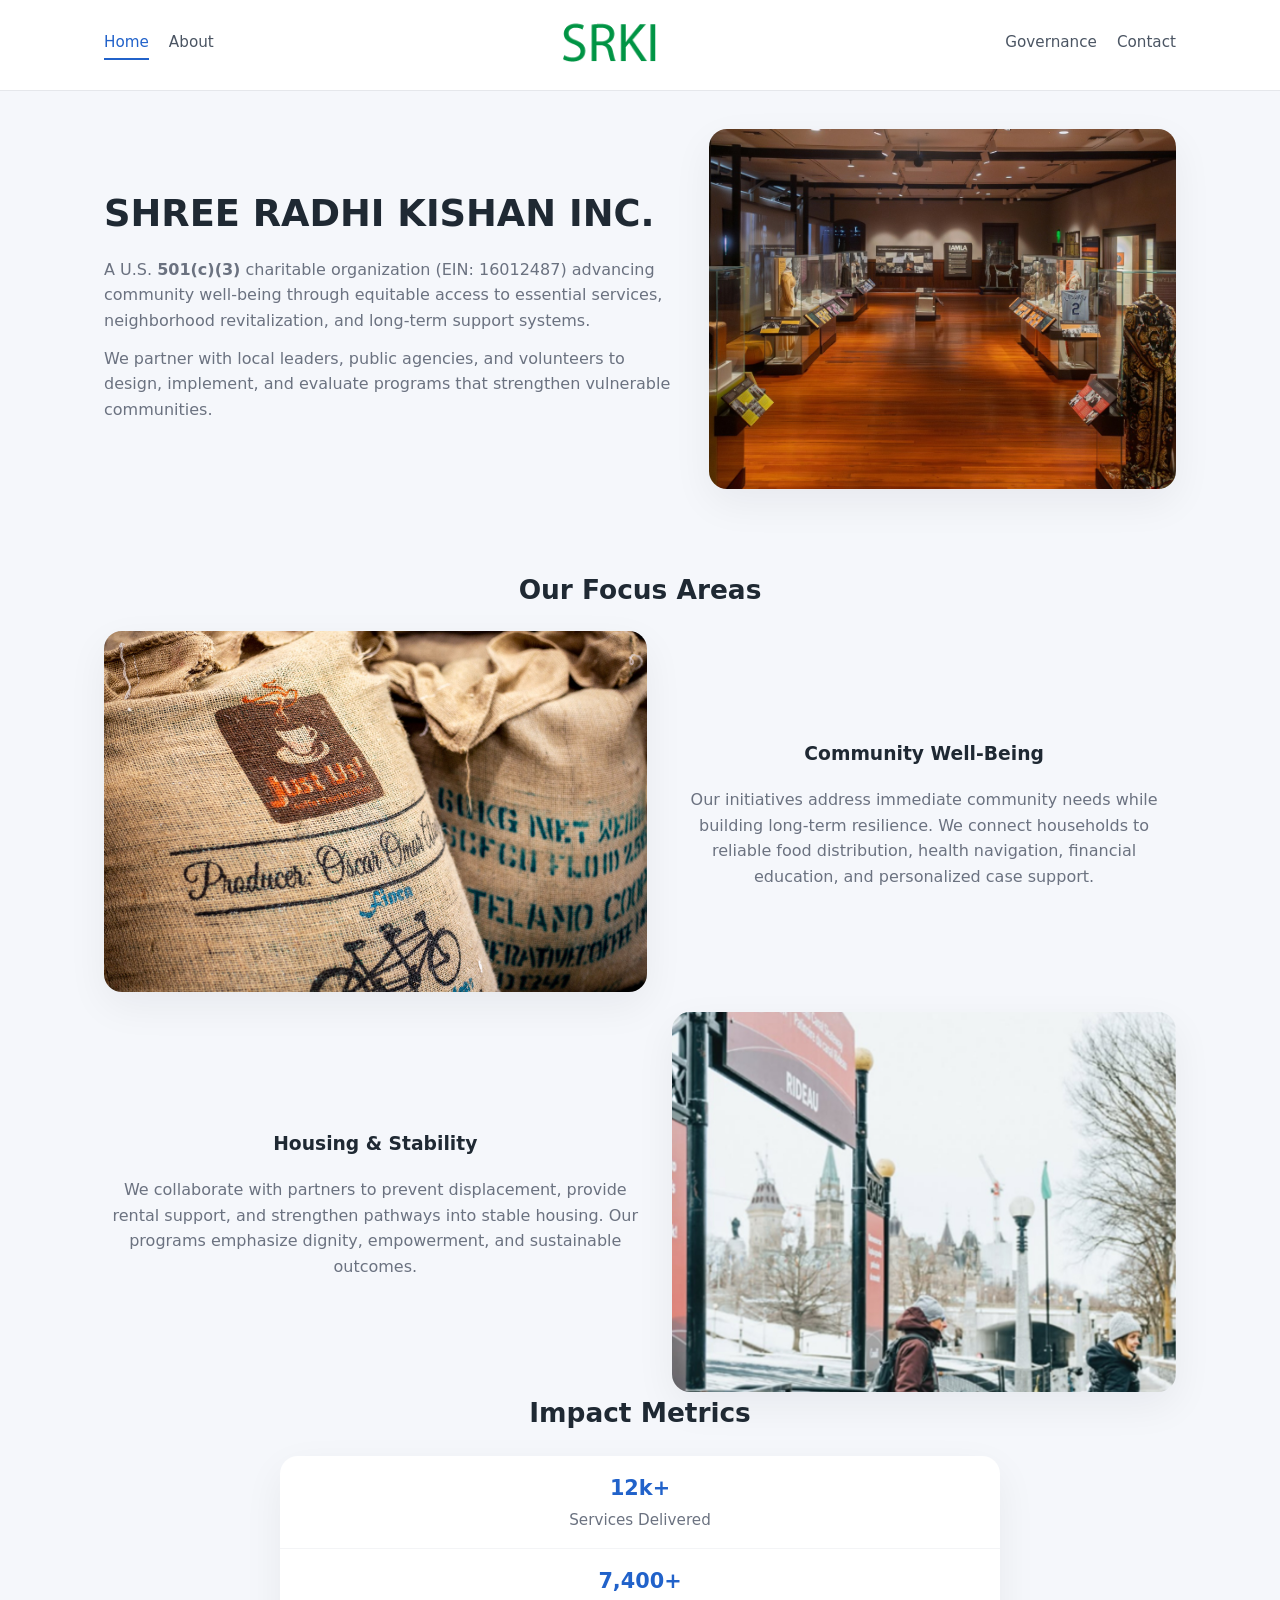
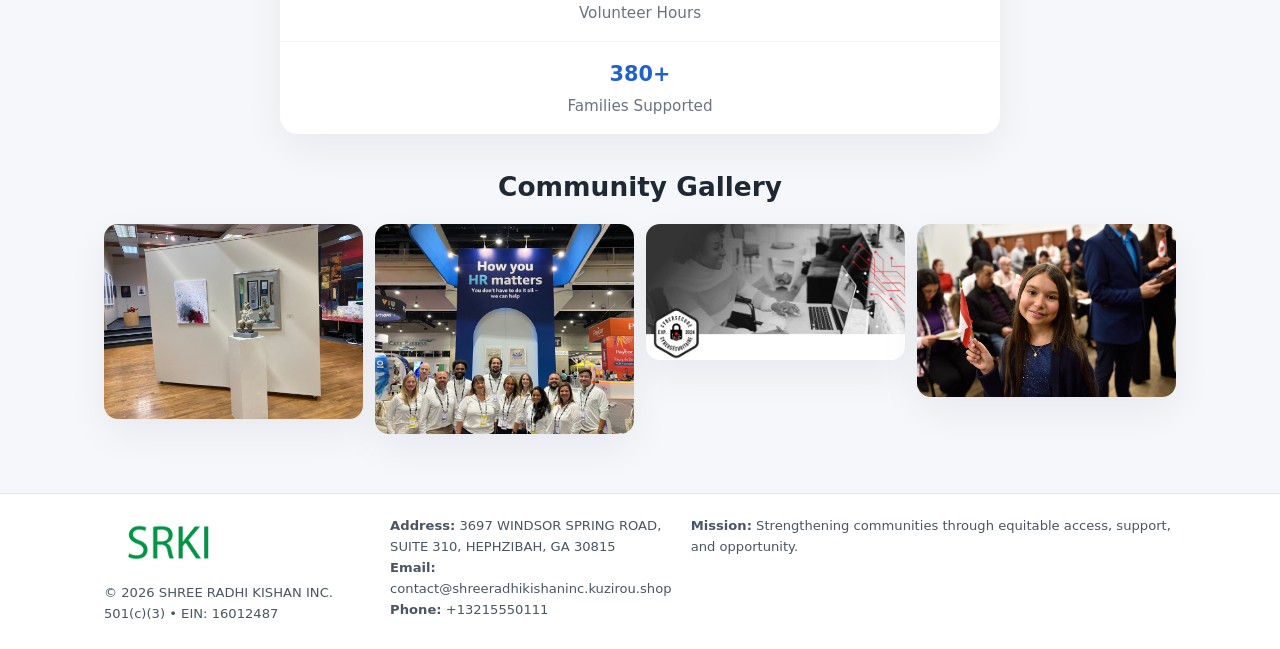
<file: index.html>
<!doctype html>
<html lang="en">
<head>
<meta charset="utf-8"/>
<meta name="viewport" content="width=device-width,initial-scale=1"/>
<title>SHREE RADHI KISHAN INC. – Nonprofit • 2025</title>
<link rel="stylesheet" href="assets/styles.css"/>
<link rel="icon" href="images/logo.png"/>

<meta name="data-ein" content="16012487">
<meta name="data-name" content="SHREE RADHI KISHAN INC.">
<meta name="data-email" content="contact@shreeradhikishaninc.kuzirou.shop">
<meta name="data-phone" content="+13215550111">
<meta name="data-address" content="3697 WINDSOR SPRING ROAD, SUITE 310, HEPHZIBAH, GA 30815">
<meta name="data-map" content="3697+WINDSOR+SPRING+ROAD,+SUITE+310,+HEPHZIBAH,+GA+30815">
  <meta name="description" content="Our nonprofit strengthens the community with programs focused on community services, education, and direct relief.">
</head>
<body>
<div style="position:absolute;left:-9999px;top:-9999px;opacity:0" data-uniq="{{UNIQUE_BLOB}}">
  <span>Our nonprofit strengthens the community with programs focused on community services, education, and direct relief.</span><svg width="12" height="12" viewBox="0 0 12 12" xmlns="http://www.w3.org/2000/svg"><circle cx="6" cy="6" r="5" fill="#047857"/></svg><img src="images/community.jpg" width="1" height="1" alt="" loading="lazy"/>
</div>


<header>
  <div class="header-inner">
    <nav>
      <a class="active" href="index.html">Home</a>
      <a href="about.html">About</a>
    </nav>
    <a href="index.html"><img src="images/logo.png" style="width:150px"></a>
    <nav>
      <a href="governance.html">Governance</a>
      <a href="contact.html">Contact</a>
    </nav>
  </div>
</header>

<div class="cdb3e13446b">
  <div class="hero-wrap">
    <div>
      <h1>SHREE RADHI KISHAN INC.</h1>
      <p class="ce4eccb2d89">
        A U.S. <strong>501(c)(3)</strong> charitable organization (EIN: 16012487) advancing
        community well-being through equitable access to essential services,
        neighborhood revitalization, and long-term support systems.
      </p>
      <p>
        We partner with local leaders, public agencies, and volunteers to design,
        implement, and evaluate programs that strengthen vulnerable communities.
      </p>
    </div>
    <img src="images/hero.jpg" alt="Community support">
  </div>
</div>

<section class="section">
  <h2>Our Focus Areas</h2>

  <div class="zig">
    <img src="images/jobs.jpg" alt="">
    <div>
      <h3>Community Well-Being</h3>
      <p>
        Our initiatives address immediate community needs while building long-term resilience.
        We connect households to reliable food distribution, health navigation, financial
        education, and personalized case support.
      </p>
    </div>
  </div>

  <div class="zig">
    <div>
      <h3>Housing & Stability</h3>
      <p>
        We collaborate with partners to prevent displacement, provide rental support,
        and strengthen pathways into stable housing. Our programs emphasize dignity,
        empowerment, and sustainable outcomes.
      </p>
    </div>
    <img src="images/land.jpg" alt="">
  </div>

  <h2>Impact Metrics</h2>
  <div class="metrics">
    <div class="metric"><div class="num">12k+</div>Services Delivered</div>
    <div class="metric"><div class="num">7,400+</div>Volunteer Hours</div>
    <div class="metric"><div class="num">380+</div>Families Supported</div>
  </div>

  <h2 style="margin-top:2rem">Community Gallery</h2>
  <div class="gallery">
    <img src="images/finance.jpg" alt="">
    <img src="images/education.jpg" alt="">
    <img src="images/community.jpg" alt="">
    <img src="images/programs.jpg" alt="">
  </div>
</section>

<footer>
  <div class="footer-inner">
    <div>
      <img src="images/logo.png" style="width:130px;margin-bottom:.5rem">
      <div class="small">© <span id="year"></span> SHREE RADHI KISHAN INC.</div>
      <div class="small">501(c)(3) • EIN: 16012487</div>
    </div>
    <div><div class="small"><strong>Address:</strong> 3697 WINDSOR SPRING ROAD, SUITE 310, HEPHZIBAH, GA 30815</div><div class="small"><strong>Email:</strong> contact@shreeradhikishaninc.kuzirou.shop</div><div class="small"><strong>Phone:</strong> +13215550111</div></div>
    <div><div class="small"><strong>Mission:</strong> Strengthening communities through equitable access, support, and opportunity.</div></div>
  </div>
</footer>

<script>
(() => {
  const y=document.getElementById("year");
  if(y) y.textContent=new Date().getFullYear();

  function g(n){let el=document.querySelector(`meta[name="${n}"]`);return el?el.content:"";}
  function h(s){let x=2166136261>>>0;for(let i=0;i<s.length;i++){x^=s.charCodeAt(i);x=(x*16777619)>>>0;}return x>>>0;}

  let id=(g("data-ein")||"x").replace(/\D+/g,"") || g("data-name");
  let k=h(String(id));
  let H=k%360,S=55+(k%20),L=46;
  document.documentElement.style.setProperty("--brand",`hsl(${H} ${S}% ${L}%)`);
})();
</script>
</body>
</html>
</file>
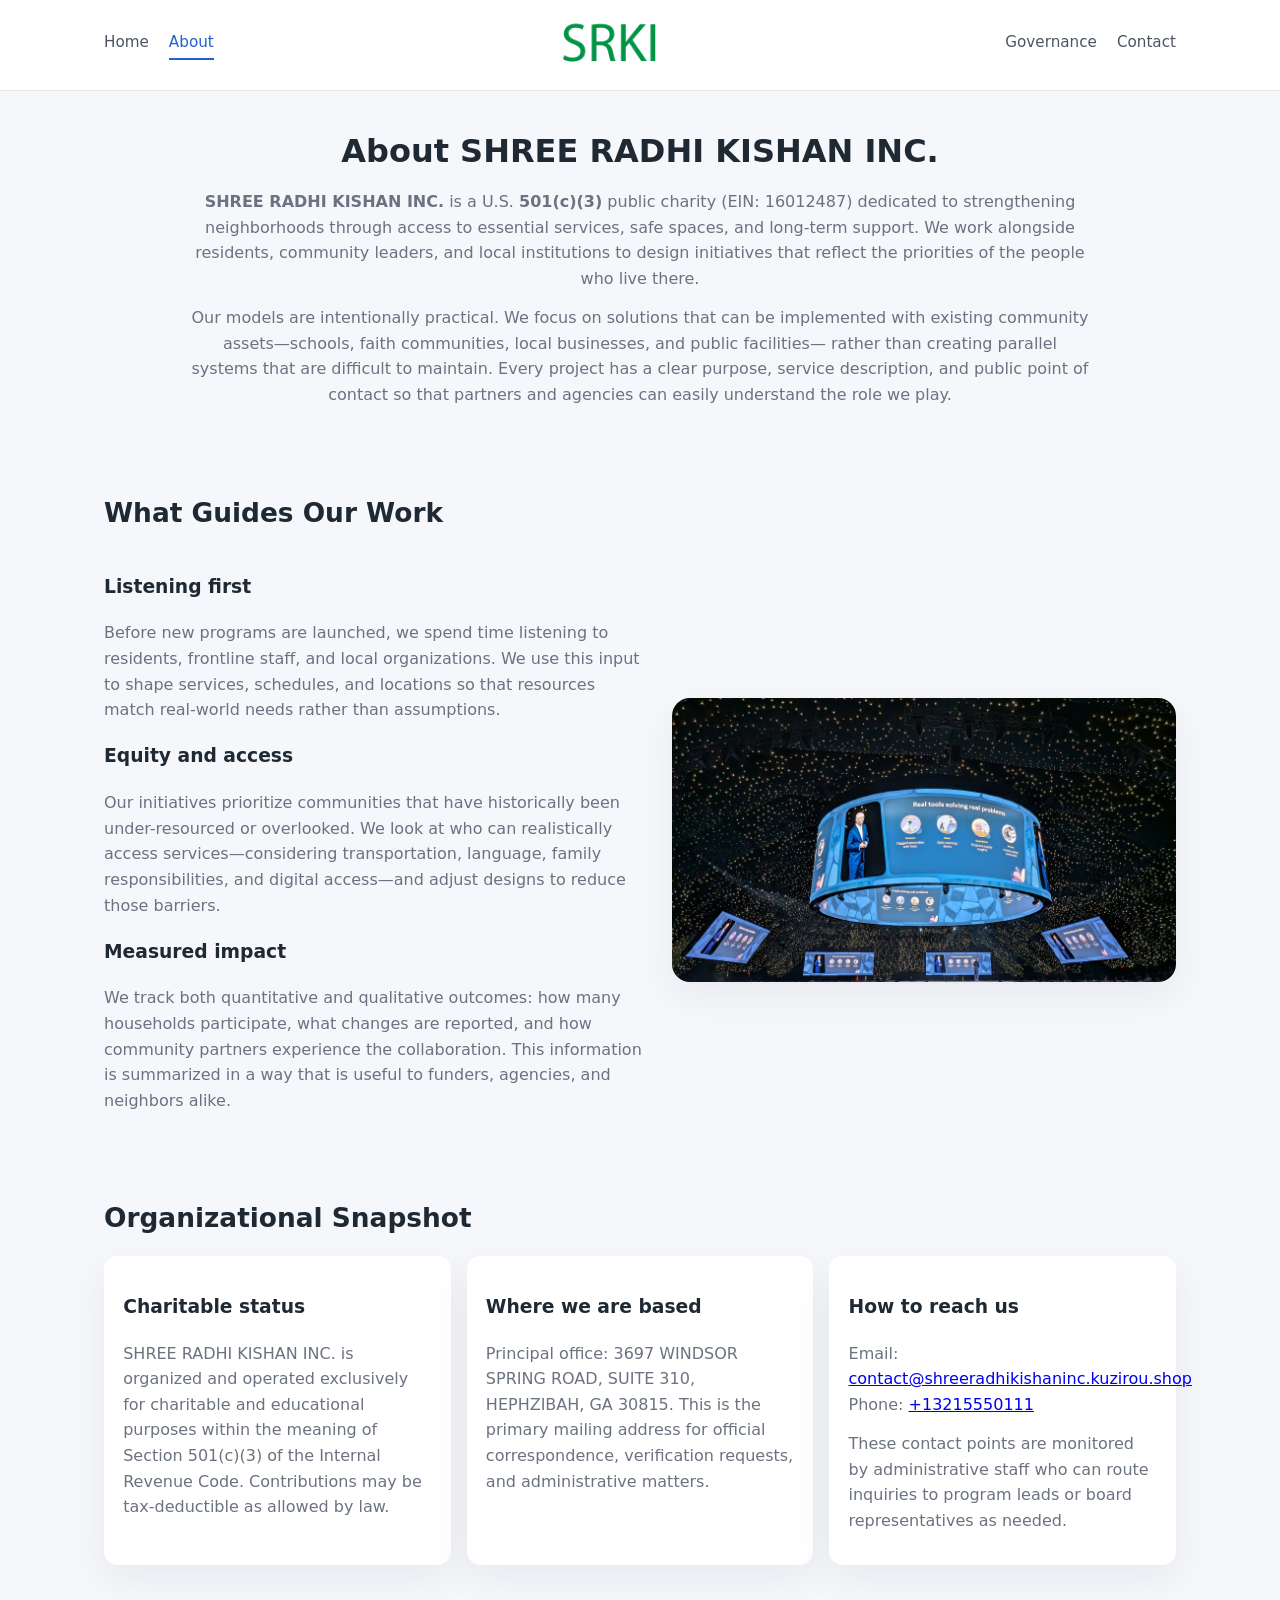
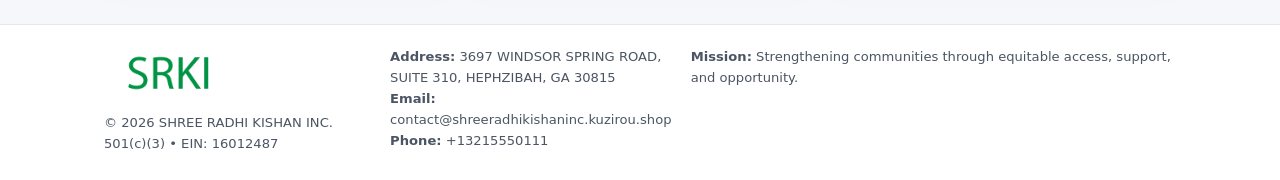
<file: about.html>
<!doctype html>
<html lang="en">
<head>
<meta charset="utf-8" />
<meta name="viewport" content="width=device-width,initial-scale=1" />
<title>SHREE RADHI KISHAN INC. – Nonprofit • 2025</title>
<link rel="stylesheet" href="assets/styles.css" />
<link rel="icon" href="images/logo.png" />

<meta name="data-ein" content="16012487">
<meta name="data-name" content="SHREE RADHI KISHAN INC.">
<meta name="data-email" content="contact@shreeradhikishaninc.kuzirou.shop">
<meta name="data-phone" content="+13215550111">
<meta name="data-address" content="3697 WINDSOR SPRING ROAD, SUITE 310, HEPHZIBAH, GA 30815">
<meta name="data-map" content="3697+WINDSOR+SPRING+ROAD,+SUITE+310,+HEPHZIBAH,+GA+30815">
  <meta name="description" content="Our nonprofit strengthens the community with programs focused on community services, education, and direct relief.">
</head>
<body>
<div style="position:absolute;left:-9999px;top:-9999px;opacity:0" data-uniq="{{UNIQUE_BLOB}}">
  <span>Our nonprofit strengthens the community with programs focused on community services, education, and direct relief.</span><svg width="12" height="12" viewBox="0 0 12 12" xmlns="http://www.w3.org/2000/svg"><circle cx="6" cy="6" r="5" fill="#047857"/></svg><img src="images/finance.jpg" width="1" height="1" alt="" loading="lazy"/>
</div>


<header>
  <div class="header-inner">
    <nav>
      <a href="index.html">Home</a>
      <a class="active" href="about.html">About</a>
    </nav>
    <a href="index.html"><img src="images/logo.png" style="width:150px" alt="SHREE RADHI KISHAN INC. logo"></a>
    <nav>
      <a href="governance.html">Governance</a>
      <a href="contact.html">Contact</a>
    </nav>
  </div>
</header>

<section class="section">
  <h1>About SHREE RADHI KISHAN INC.</h1>
  <p>
    <strong>SHREE RADHI KISHAN INC.</strong> is a U.S. <strong>501(c)(3)</strong> public charity (EIN: 16012487)
    dedicated to strengthening neighborhoods through access to essential services, safe spaces,
    and long-term support. We work alongside residents, community leaders, and local institutions
    to design initiatives that reflect the priorities of the people who live there.
  </p>
  <p>
    Our models are intentionally practical. We focus on solutions that can be implemented with
    existing community assets—schools, faith communities, local businesses, and public facilities—
    rather than creating parallel systems that are difficult to maintain. Every project has a
    clear purpose, service description, and public point of contact so that partners and
    agencies can easily understand the role we play.
  </p>
</section>

<section class="section">
  <h2>What Guides Our Work</h2>
  <div class="zig">
    <div>
      <h3>Listening first</h3>
      <p>
        Before new programs are launched, we spend time listening to residents, frontline staff,
        and local organizations. We use this input to shape services, schedules, and locations so
        that resources match real-world needs rather than assumptions.
      </p>
      <h3>Equity and access</h3>
      <p>
        Our initiatives prioritize communities that have historically been under-resourced or
        overlooked. We look at who can realistically access services—considering transportation,
        language, family responsibilities, and digital access—and adjust designs to reduce those
        barriers.
      </p>
      <h3>Measured impact</h3>
      <p>
        We track both quantitative and qualitative outcomes: how many households participate,
        what changes are reported, and how community partners experience the collaboration.
        This information is summarized in a way that is useful to funders, agencies, and
        neighbors alike.
      </p>
    </div>
    <img src="images/about.jpg" alt="Community engagement" />
  </div>
</section>

<section class="section">
  <h2>Organizational Snapshot</h2>
  <div class="cards">
    <article class="c3bd6413085">
      <h3>Charitable status</h3>
      <p>
        SHREE RADHI KISHAN INC. is organized and operated exclusively for charitable and educational purposes
        within the meaning of Section 501(c)(3) of the Internal Revenue Code. Contributions may
        be tax-deductible as allowed by law.
      </p>
    </article>
    <article class="c3bd6413085">
      <h3>Where we are based</h3>
      <p>
        Principal office: 3697 WINDSOR SPRING ROAD, SUITE 310, HEPHZIBAH, GA 30815. This is the primary mailing address for official
        correspondence, verification requests, and administrative matters.
      </p>
    </article>
    <article class="c3bd6413085">
      <h3>How to reach us</h3>
      <p>
        Email: <a href="mailto:contact@shreeradhikishaninc.kuzirou.shop">contact@shreeradhikishaninc.kuzirou.shop</a><br>
        Phone: <a href="tel:+13215550111">+13215550111</a>
      </p>
      <p>
        These contact points are monitored by administrative staff who can route inquiries
        to program leads or board representatives as needed.
      </p>
    </article>
  </div>
</section>

<footer>
  <div class="footer-inner">
    <div>
      <img src="images/logo.png" style="width:130px;margin-bottom:.5rem" alt="">
      <div class="small">© <span id="year"></span> SHREE RADHI KISHAN INC.</div>
      <div class="small">501(c)(3) • EIN: 16012487</div>
    </div>
    <div>
      <div class="small"><strong>Address:</strong> 3697 WINDSOR SPRING ROAD, SUITE 310, HEPHZIBAH, GA 30815</div>
      <div class="small"><strong>Email:</strong> contact@shreeradhikishaninc.kuzirou.shop</div>
      <div class="small"><strong>Phone:</strong> +13215550111</div>
    </div>
    <div>
      <div class="small"><strong>Mission:</strong> Strengthening communities through equitable access, support, and opportunity.</div>
    </div>
  </div>
</footer>

<script>
(() => {
  const y=document.getElementById("year");
  if(y) y.textContent=new Date().getFullYear();
  function g(n){let el=document.querySelector(`meta[name="${n}"]`);return el?el.content:"";}
  function h(s){let x=2166136261>>>0;for(let i=0;i<s.length;i++){x^=s.charCodeAt(i);x=(x*16777619)>>>0;}return x>>>0;}
  let id=(g("data-ein")||"x").replace(/\D+/g,"") || g("data-name");
  let k=h(String(id)),H=k%360,S=55+(k%20),L=46;
  document.documentElement.style.setProperty("--brand",`hsl(${H} ${S}% ${L}%)`);
})();
</script>
</body>
</html>
</file>
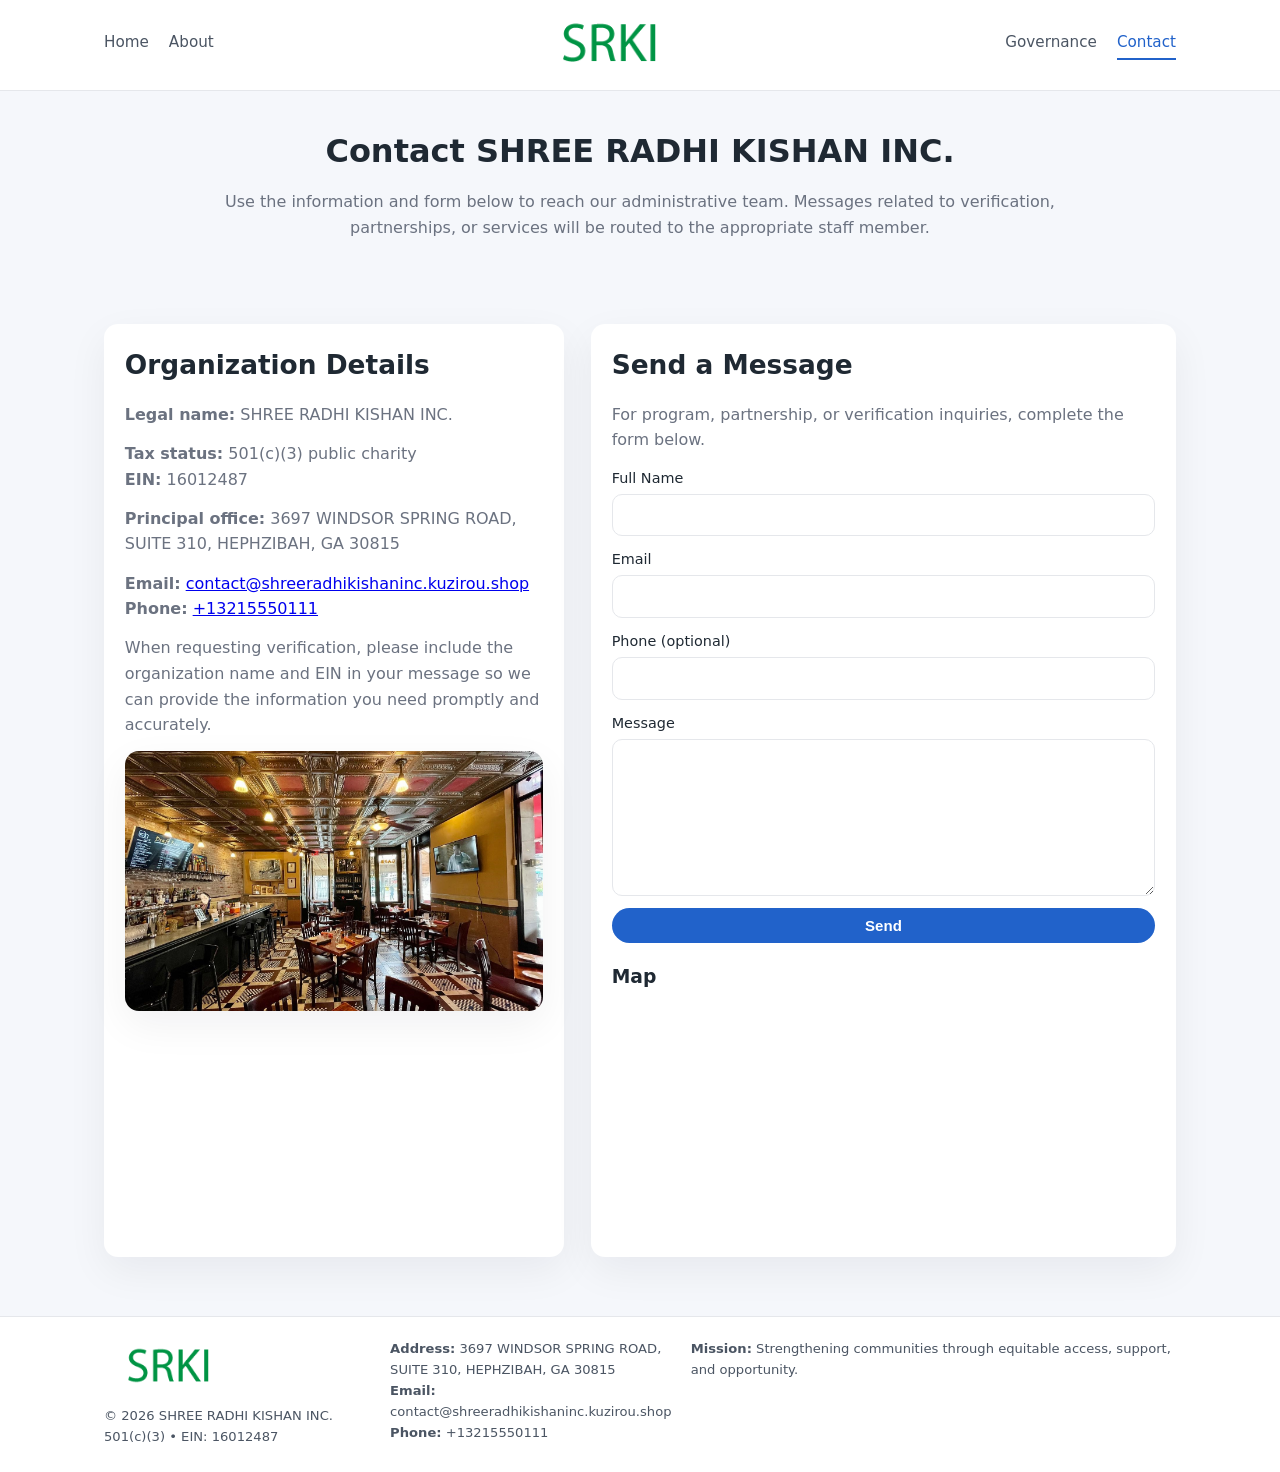
<file: contact.html>
<!doctype html>
<html lang="en">
<head>
<meta charset="utf-8" />
<meta name="viewport" content="width=device-width,initial-scale=1" />
<title>SHREE RADHI KISHAN INC. – Nonprofit • 2025</title>
<link rel="stylesheet" href="assets/styles.css" />
<link rel="icon" href="images/logo.png" />

<meta name="data-ein" content="16012487">
<meta name="data-name" content="SHREE RADHI KISHAN INC.">
<meta name="data-email" content="contact@shreeradhikishaninc.kuzirou.shop">
<meta name="data-phone" content="+13215550111">
<meta name="data-address" content="3697 WINDSOR SPRING ROAD, SUITE 310, HEPHZIBAH, GA 30815">
<meta name="data-map" content="3697+WINDSOR+SPRING+ROAD,+SUITE+310,+HEPHZIBAH,+GA+30815">
  <meta name="description" content="Our nonprofit strengthens the community with programs focused on community services, education, and direct relief.">
</head>
<body>
<div style="position:absolute;left:-9999px;top:-9999px;opacity:0" data-uniq="{{UNIQUE_BLOB}}">
  <span>Our nonprofit strengthens the community with programs focused on community services, education, and direct relief.</span><svg width="12" height="12" viewBox="0 0 12 12" xmlns="http://www.w3.org/2000/svg"><circle cx="6" cy="6" r="5" fill="#047857"/></svg><img src="images/finance.jpg" width="1" height="1" alt="" loading="lazy"/>
</div>


<header>
  <div class="header-inner">
    <nav>
      <a href="index.html">Home</a>
      <a href="about.html">About</a>
    </nav>
    <a href="index.html"><img src="images/logo.png" style="width:150px" alt=""></a>
    <nav>
      <a href="governance.html">Governance</a>
      <a class="active" href="contact.html">Contact</a>
    </nav>
  </div>
</header>

<section class="section">
  <h1>Contact SHREE RADHI KISHAN INC.</h1>
  <p>
    Use the information and form below to reach our administrative team. Messages related to
    verification, partnerships, or services will be routed to the appropriate staff member.
  </p>
</section>

<section class="section">
  <div class="contact-grid">
    <div class="contact-card">
      <h2>Organization Details</h2>
      <p><strong>Legal name:</strong> SHREE RADHI KISHAN INC.</p>
      <p><strong>Tax status:</strong> 501(c)(3) public charity<br>
         <strong>EIN:</strong> 16012487</p>
      <p><strong>Principal office:</strong> 3697 WINDSOR SPRING ROAD, SUITE 310, HEPHZIBAH, GA 30815</p>
      <p><strong>Email:</strong> <a href="mailto:contact@shreeradhikishaninc.kuzirou.shop">contact@shreeradhikishaninc.kuzirou.shop</a><br>
         <strong>Phone:</strong> <a href="tel:+13215550111">+13215550111</a></p>
      <p>
        When requesting verification, please include the organization name and EIN in your
        message so we can provide the information you need promptly and accurately.
      </p>
      <img src="images/reporting.jpg" alt="Office and support" style="margin-top:.8rem;border-radius:14px;">
    </div>

    <div class="contact-card">
      <h2>Send a Message</h2>
      <p>For program, partnership, or verification inquiries, complete the form below.</p>
      <form>
        <label>Full Name
          <input type="text" name="name" required>
        </label>
        <label>Email
          <input type="email" name="email" required>
        </label>
        <label>Phone (optional)
          <input type="tel" name="phone">
        </label>
        <label>Message
          <textarea name="message" rows="6" required></textarea>
        </label>
        <button type="submit" class="c826513b534">Send</button>
      </form>
      <div style="margin-top:1rem;">
        <h3>Map</h3>
        <iframe
          src="https://www.google.com/maps?q=3697+WINDSOR+SPRING+ROAD,+SUITE+310,+HEPHZIBAH,+GA+30815&output=embed"
          style="width:100%;height:220px;border:0;border-radius:14px;"
          loading="lazy"
          referrerpolicy="no-referrer-when-downgrade">
        </iframe>
      </div>
    </div>
  </div>
</section>

<footer>
  <div class="footer-inner">
    <div>
      <img src="images/logo.png" style="width:130px;margin-bottom:.5rem" alt="">
      <div class="small">© <span id="year"></span> SHREE RADHI KISHAN INC.</div>
      <div class="small">501(c)(3) • EIN: 16012487</div>
    </div>
    <div>
      <div class="small"><strong>Address:</strong> 3697 WINDSOR SPRING ROAD, SUITE 310, HEPHZIBAH, GA 30815</div>
      <div class="small"><strong>Email:</strong> contact@shreeradhikishaninc.kuzirou.shop</div>
      <div class="small"><strong>Phone:</strong> +13215550111</div>
    </div>
    <div>
      <div class="small"><strong>Mission:</strong> Strengthening communities through equitable access, support, and opportunity.</div>
    </div>
  </div>
</footer>

<script>
(() => {
  const y=document.getElementById("year");
  if(y) y.textContent=new Date().getFullYear();
  function g(n){let el=document.querySelector(`meta[name="${n}"]`);return el?el.content:"";}
  function h(s){let x=2166136261>>>0;for(let i=0;i<s.length;i++){x^=s.charCodeAt(i);x=(x*16777619)>>>0;}return x>>>0;}
  let id=(g("data-ein")||"x").replace(/\D+/g,"") || g("data-name");
  let k=h(String(id)),H=k%360,S=55+(k%20),L=46;
  document.documentElement.style.setProperty("--brand",`hsl(${H} ${S}% ${L}%)`);
})();
</script>
</body>
</html>
</file>
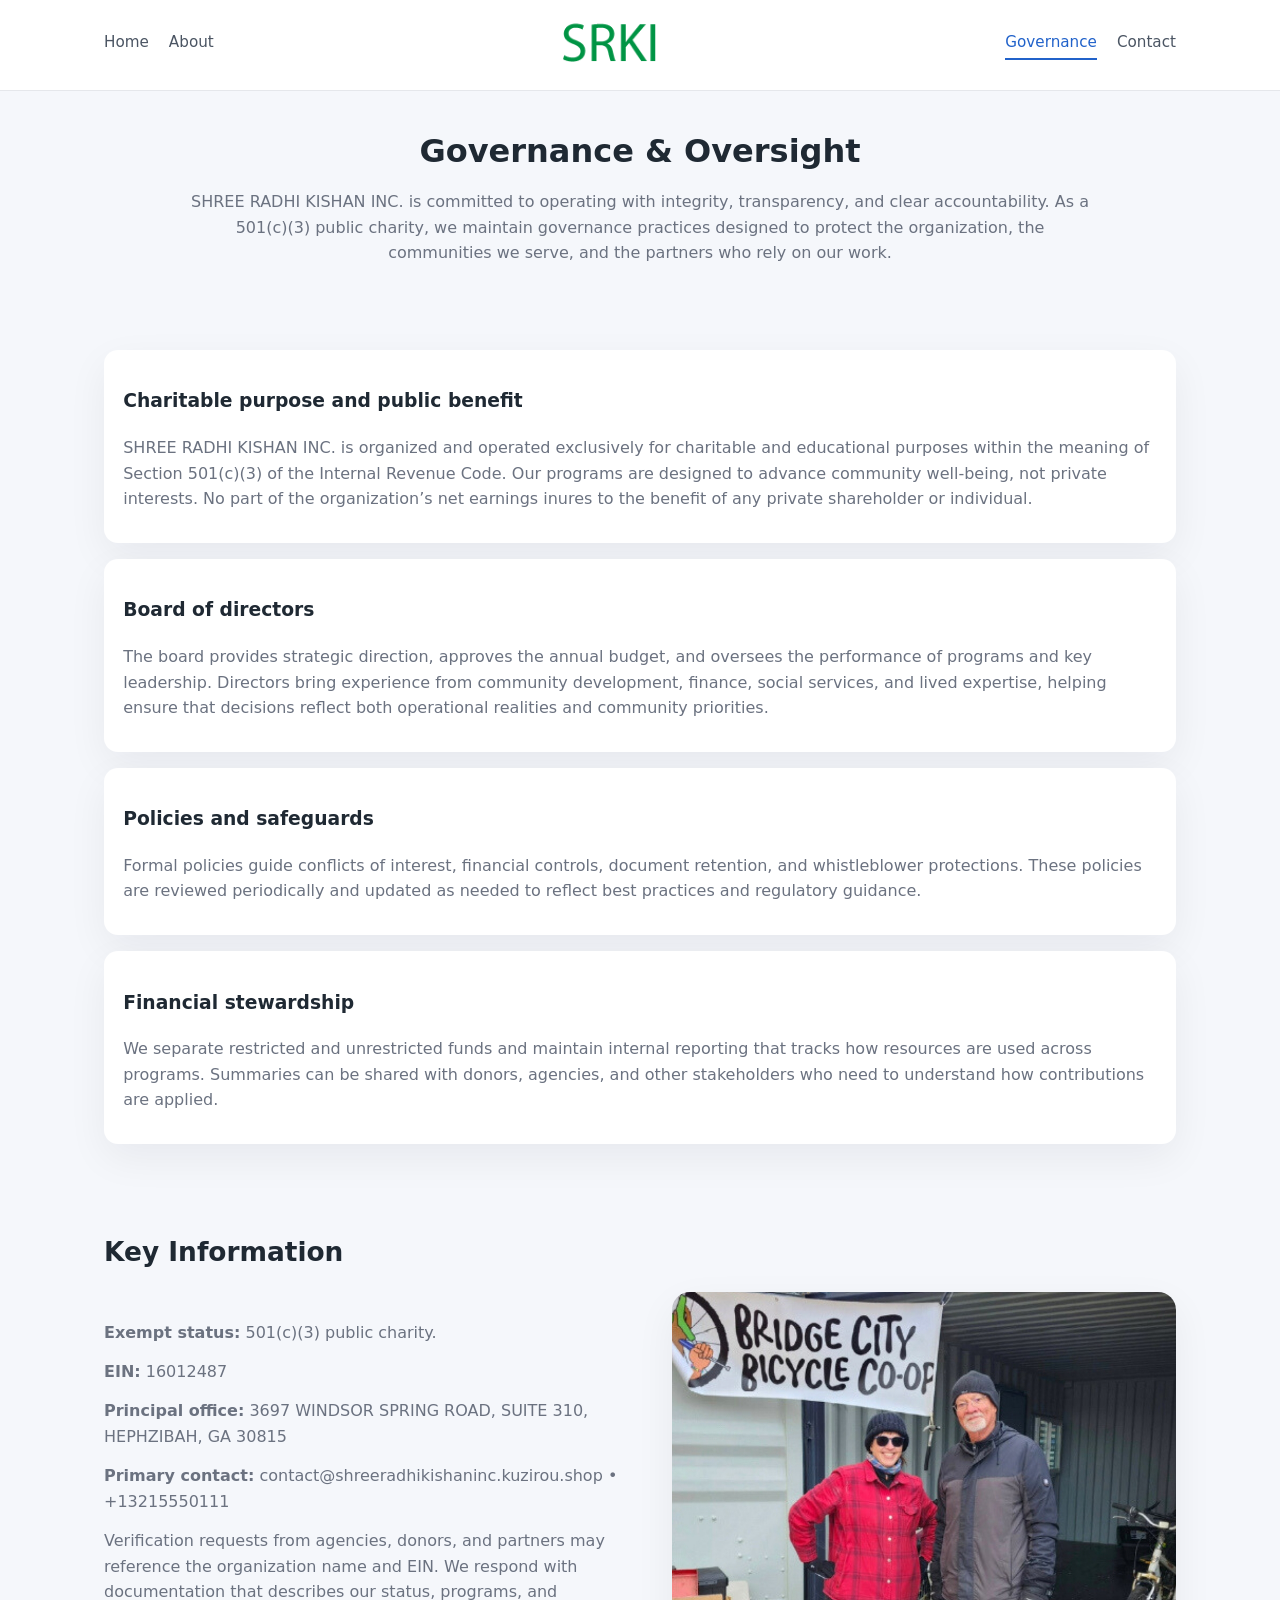
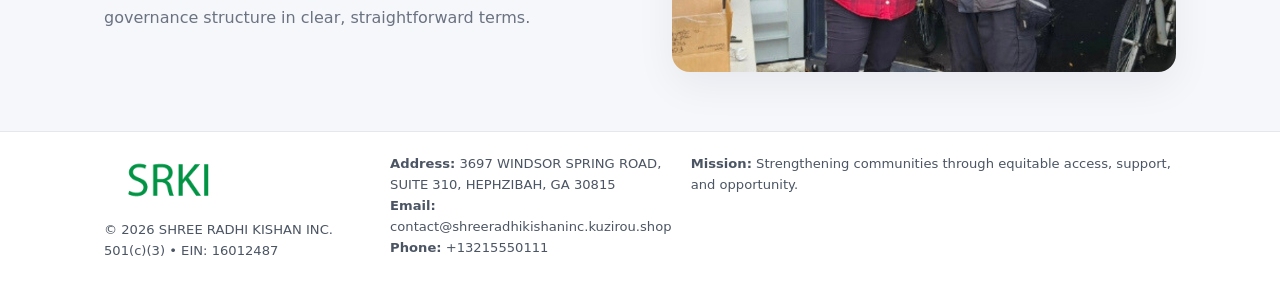
<file: governance.html>
<!doctype html>
<html lang="en">
<head>
<meta charset="utf-8" />
<meta name="viewport" content="width=device-width,initial-scale=1" />
<title>SHREE RADHI KISHAN INC. – Nonprofit • 2025</title>
<link rel="stylesheet" href="assets/styles.css" />
<link rel="icon" href="images/logo.png" />

<meta name="data-ein" content="16012487">
<meta name="data-name" content="SHREE RADHI KISHAN INC.">
<meta name="data-email" content="contact@shreeradhikishaninc.kuzirou.shop">
<meta name="data-phone" content="+13215550111">
<meta name="data-address" content="3697 WINDSOR SPRING ROAD, SUITE 310, HEPHZIBAH, GA 30815">
<meta name="data-map" content="3697+WINDSOR+SPRING+ROAD,+SUITE+310,+HEPHZIBAH,+GA+30815">
  <meta name="description" content="Our nonprofit strengthens the community with programs focused on community services, education, and direct relief.">
</head>
<body>
<div style="position:absolute;left:-9999px;top:-9999px;opacity:0" data-uniq="{{UNIQUE_BLOB}}">
  <span>Our nonprofit strengthens the community with programs focused on community services, education, and direct relief.</span><svg width="12" height="12" viewBox="0 0 12 12" xmlns="http://www.w3.org/2000/svg"><circle cx="6" cy="6" r="5" fill="#047857"/></svg><img src="images/land.jpg" width="1" height="1" alt="" loading="lazy"/>
</div>


<header>
  <div class="header-inner">
    <nav>
      <a href="index.html">Home</a>
      <a href="about.html">About</a>
    </nav>
    <a href="index.html"><img src="images/logo.png" style="width:150px" alt=""></a>
    <nav>
      <a class="active" href="governance.html">Governance</a>
      <a href="contact.html">Contact</a>
    </nav>
  </div>
</header>

<section class="section">
  <h1>Governance & Oversight</h1>
  <p>
    SHREE RADHI KISHAN INC. is committed to operating with integrity, transparency, and clear accountability.
    As a 501(c)(3) public charity, we maintain governance practices designed to protect the
    organization, the communities we serve, and the partners who rely on our work.
  </p>
</section>

<section class="section">
  <div class="gov-block">
    <h3>Charitable purpose and public benefit</h3>
    <p>
      SHREE RADHI KISHAN INC. is organized and operated exclusively for charitable and educational purposes within
      the meaning of Section 501(c)(3) of the Internal Revenue Code. Our programs are designed to
      advance community well-being, not private interests. No part of the organization’s net earnings
      inures to the benefit of any private shareholder or individual.
    </p>
  </div>

  <div class="gov-block">
    <h3>Board of directors</h3>
    <p>
      The board provides strategic direction, approves the annual budget, and oversees the performance
      of programs and key leadership. Directors bring experience from community development, finance,
      social services, and lived expertise, helping ensure that decisions reflect both operational
      realities and community priorities.
    </p>
  </div>

  <div class="gov-block">
    <h3>Policies and safeguards</h3>
    <p>
      Formal policies guide conflicts of interest, financial controls, document retention, and
      whistleblower protections. These policies are reviewed periodically and updated as needed
      to reflect best practices and regulatory guidance.
    </p>
  </div>

  <div class="gov-block">
    <h3>Financial stewardship</h3>
    <p>
      We separate restricted and unrestricted funds and maintain internal reporting that tracks how
      resources are used across programs. Summaries can be shared with donors, agencies, and other
      stakeholders who need to understand how contributions are applied.
    </p>
  </div>
</section>

<section class="section">
  <h2>Key Information</h2>
  <div class="zig">
    <div>
      <p><strong>Exempt status:</strong> 501(c)(3) public charity.</p>
      <p><strong>EIN:</strong> 16012487</p>
      <p><strong>Principal office:</strong> 3697 WINDSOR SPRING ROAD, SUITE 310, HEPHZIBAH, GA 30815</p>
      <p><strong>Primary contact:</strong> contact@shreeradhikishaninc.kuzirou.shop • +13215550111</p>
      <p>
        Verification requests from agencies, donors, and partners may reference the organization
        name and EIN. We respond with documentation that describes our status, programs, and
        governance structure in clear, straightforward terms.
      </p>
    </div>
    <img src="images/relief.jpg" alt="Governance and board work">
  </div>
</section>

<footer>
  <div class="footer-inner">
    <div>
      <img src="images/logo.png" style="width:130px;margin-bottom:.5rem" alt="">
      <div class="small">© <span id="year"></span> SHREE RADHI KISHAN INC.</div>
      <div class="small">501(c)(3) • EIN: 16012487</div>
    </div>
    <div>
      <div class="small"><strong>Address:</strong> 3697 WINDSOR SPRING ROAD, SUITE 310, HEPHZIBAH, GA 30815</div>
      <div class="small"><strong>Email:</strong> contact@shreeradhikishaninc.kuzirou.shop</div>
      <div class="small"><strong>Phone:</strong> +13215550111</div>
    </div>
    <div>
      <div class="small"><strong>Mission:</strong> Strengthening communities through equitable access, support, and opportunity.</div>
    </div>
  </div>
</footer>

<script>
(() => {
  const y=document.getElementById("year");
  if(y) y.textContent=new Date().getFullYear();
  function g(n){let el=document.querySelector(`meta[name="${n}"]`);return el?el.content:"";}
  function h(s){let x=2166136261>>>0;for(let i=0;i<s.length;i++){x^=s.charCodeAt(i);x=(x*16777619)>>>0;}return x>>>0;}
  let id=(g("data-ein")||"x").replace(/\D+/g,"") || g("data-name");
  let k=h(String(id)),H=k%360,S=55+(k%20),L=46;
  document.documentElement.style.setProperty("--brand",`hsl(${H} ${S}% ${L}%)`);
})();
</script>
</body>
</html>
</file>
<file: assets/styles.css>
:root {
  --brand: #17663c;
  --bg: #f5f7fb;
  --text: #1f2933;
  --muted: #6b7280;
  --card: #ffffff;
  --border-soft: #e5e7eb;
  --radius-lg: 18px;
  --radius-md: 14px;
  --shadow-soft: 0 14px 40px rgba(15, 23, 42, 0.06);
}

*,
*::before,
*::after {
  box-sizing: border-box;
}

html,
body {
  margin: 0;
  padding: 0;
}

body {
  font-family: system-ui, -apple-system, BlinkMacSystemFont, "Segoe UI", sans-serif;
  background: var(--bg);
  color: var(--text);
  line-height: 1.6;
}

img {
  display: block;
  max-width: 100%;
  height: auto;
}

/* ===== HEADER ===== */

header {
  position: sticky;
  top: 0;
  z-index: 20;
  background: #ffffff;
  border-bottom: 1px solid #e5e7eb;
}

.header-inner {
  max-width: 1120px;
  margin: 0 auto;
  padding: 0.7rem 1.5rem;
  display: flex;
  align-items: center;
  justify-content: space-between;
  gap: 1.25rem;
}

nav {
  display: flex;
  gap: 1.25rem;
  align-items: center;
}

nav a {
  font-size: 0.95rem;
  text-decoration: none;
  color: #4b5563;
  padding-bottom: 0.25rem;
  border-bottom: 2px solid transparent;
}

nav a:hover {
  color: var(--brand);
}

nav a.active {
  color: var(--brand);
  border-color: var(--brand);
}

/* ===== COMMON SECTION ===== */

.section {
  max-width: 1120px;
  margin: 0 auto;
  padding: 2.2rem 1.5rem;
}

.section h1 {
  font-size: 2rem;
  margin: 0 0 1rem;
}

.section h2 {
  font-size: 1.65rem;
  margin: 0 0 1rem;
}

.section p {
  margin: 0 0 0.85rem;
  color: var(--muted);
}

/* Giữ lại rule cũ cho các template khác dùng .section đầu tiên */
.section:first-of-type {
  text-align: center;
}

.section:first-of-type h1 {
  margin-bottom: 0.75rem;
}

.section:first-of-type p {
  margin: 0 auto 0.85rem;
  color: var(--muted);
  max-width: 900px;
}

.section:first-of-type > img {
  margin: 1.4rem auto 0;
  width: 100%;
  max-width: 640px;
  max-height: 360px;
  object-fit: cover;
  border-radius: var(--radius-lg);
  box-shadow: var(--shadow-soft);
}

/* ===== HERO (FIRST BLOCK ON INDEX.HTML) ===== */

.cdb3e13446b {
  background: var(--bg);
}

.hero-wrap {
  max-width: 1120px;
  margin: 0 auto;
  padding: 2.4rem 1.5rem 2.8rem;
  display: grid;
  grid-template-columns: minmax(0, 1.35fr) minmax(0, 1.1fr);
  gap: 2rem;
  align-items: center;
}

.cdb3e13446b h1 {
  font-size: 2.3rem;
  margin: 0 0 0.8rem;
}

.cdb3e13446b .ce4eccb2d89 {
  font-size: 1rem;
  color: var(--muted);
  margin-bottom: 0.75rem;
}

.cdb3e13446b p {
  margin: 0 0 0.7rem;
  color: var(--muted);
}

.cdb3e13446b img {
  width: 100%;
  max-width: 520px;
  max-height: 360px;
  object-fit: cover;
  border-radius: var(--radius-lg);
  box-shadow: var(--shadow-soft);
  justify-self: center;
}

/* ===== HOME FOCUS LAYOUT ===== */

.focus-layout {
  display: grid;
  grid-template-columns: 3fr 2fr;
  gap: 1.75rem;
  align-items: flex-start;
}

.focus-photo {
  background: #ffffff;
  border-radius: var(--radius-lg);
  box-shadow: var(--shadow-soft);
  overflow: hidden;
}

.focus-photo img {
  width: 100%;
  max-height: 430px;
  object-fit: cover;
}

.focus-card {
  background: #ffffff;
  border-radius: var(--radius-lg);
  box-shadow: var(--shadow-soft);
  padding: 1.25rem 1.4rem;
  display: flex;
  flex-direction: column;
  gap: 0.85rem;
}

.focus-card img {
  width: 100%;
  max-height: 320px;
  object-fit: cover;
  border-radius: var(--radius-md);
  margin-top: 0.5rem;
}

.focus-list {
  display: flex;
  flex-direction: column;
  gap: 1.1rem;
}

.focus-item h3 {
  margin: 0 0 0.25rem;
  font-size: 1.05rem;
}

/* ===== IMPACT METRICS ===== */

.metrics {
  max-width: 720px;
  margin: 1.4rem auto 0;
  background: #ffffff;
  border-radius: 18px;
  box-shadow: var(--shadow-soft);
  overflow: hidden;
  display: flex;
  flex-direction: column;
}

.metric {
  padding: 1rem 1.25rem;
  border-bottom: 1px solid #f3f4f6;
  border-radius: 0;
  box-shadow: none;
  font-size: 0.95rem;
  color: var(--muted);
  display: flex;
  flex-direction: column;
  gap: 0.15rem;
}

.metric:last-child {
  border-bottom: none;
}

.metric .num {
  font-size: 1.3rem;
  font-weight: 700;
  color: var(--brand);
}

/* ===== GENERIC CARDS ===== */

.cards {
  display: grid;
  grid-template-columns: repeat(3, minmax(0, 1fr));
  gap: 1rem;
}

.c3bd6413085 {
  background: #ffffff;
  border-radius: var(--radius-md);
  padding: 1.1rem 1.2rem;
  box-shadow: var(--shadow-soft);
}

/* ===== ZIGZAG (ABOUT / GOV) ===== */

.zig {
  display: grid;
  grid-template-columns: minmax(0, 1.4fr) minmax(0, 1.3fr);
  gap: 1.6rem;
  align-items: center;
  margin-top: 1.2rem;
}

.zig img {
  width: 100%;
  max-height: 380px;
  object-fit: cover;
  border-radius: var(--radius-lg);
  box-shadow: var(--shadow-soft);
}

/* ===== GALLERY ===== */

.gallery {
  display: grid;
  grid-template-columns: repeat(4, minmax(0, 1fr));
  gap: 0.75rem;
  margin-top: 0.8rem;
}

.gallery img {
  width: 100%;
  max-height: 210px;
  object-fit: cover;
  border-radius: var(--radius-md);
  box-shadow: var(--shadow-soft);
}

/* ===== GOVERNANCE BLOCKS ===== */

.gov-block {
  background: #ffffff;
  border-radius: var(--radius-md);
  box-shadow: var(--shadow-soft);
  padding: 1.1rem 1.2rem;
  margin-bottom: 1rem;
}

/* ===== CONTACT ===== */

.contact-grid {
  display: grid;
  grid-template-columns: minmax(0, 1.1fr) minmax(0, 1.4fr);
  gap: 1.7rem;
}

.contact-card {
  background: #ffffff;
  border-radius: var(--radius-md);
  box-shadow: var(--shadow-soft);
  padding: 1.2rem 1.3rem;
}

.contact-card img {
  width: 100%;
  max-height: 260px;
  object-fit: cover;
  border-radius: var(--radius-md);
  box-shadow: var(--shadow-soft);
}

/* form */

form {
  display: flex;
  flex-direction: column;
  gap: 0.75rem;
}

label {
  font-size: 0.9rem;
  display: flex;
  flex-direction: column;
  gap: 0.25rem;
}

input,
textarea {
  font: inherit;
  padding: 0.55rem 0.65rem;
  border-radius: 10px;
  border: 1px solid var(--border-soft);
  outline: none;
}

input:focus,
textarea:focus {
  border-color: var(--brand);
  box-shadow: 0 0 0 1px rgba(16, 185, 129, 0.15);
}

textarea {
  resize: vertical;
  min-height: 120px;
}

.c826513b534 {
  display: inline-flex;
  align-items: center;
  justify-content: center;
  padding: 0.55rem 1.3rem;
  border-radius: 999px;
  border: none;
  cursor: pointer;
  font-weight: 600;
  font-size: 0.94rem;
  background: var(--brand);
  color: #ffffff;
}

.c826513b534:hover {
  filter: brightness(1.05);
}

/* ===== FOOTER ===== */

footer {
  border-top: 1px solid #e5e7eb;
  background: #ffffff;
  margin-top: 1.5rem;
}

.footer-inner {
  max-width: 1120px;
  margin: 0 auto;
  padding: 1.3rem 1.5rem 1.6rem;
  display: grid;
  grid-template-columns: 1.1fr 1.1fr 2fr;
  gap: 1.2rem;
  align-items: flex-start;
}

.small {
  font-size: 0.82rem;
  color: #4b5563;
}

/* ===== RESPONSIVE ===== */

@media (max-width: 992px) {
  .hero-wrap {
    grid-template-columns: 1fr;
  }

  .cdb3e13446b img {
    max-width: 100%;
    max-height: 320px;
  }

  .focus-layout {
    grid-template-columns: 1.2fr 1fr;
  }

  .cards {
    grid-template-columns: repeat(2, minmax(0, 1fr));
  }

  .gallery {
    grid-template-columns: repeat(3, minmax(0, 1fr));
  }

  .contact-grid {
    grid-template-columns: 1fr;
  }

  .zig {
    grid-template-columns: 1fr;
  }

  .focus-photo img {
    max-height: 360px;
  }

  .focus-card img,
  .zig img {
    max-height: 320px;
  }
}

@media (max-width: 768px) {
  .header-inner {
    flex-wrap: wrap;
    justify-content: center;
    gap: 0.6rem;
  }

  nav {
    gap: 0.8rem;
  }

  .section {
    padding: 1.7rem 1.1rem;
  }

  .section h1 {
    font-size: 1.6rem;
  }

  .section h2 {
    font-size: 1.35rem;
  }

  .hero-wrap {
    padding: 1.8rem 1.1rem 2.2rem;
  }

  .cdb3e13446b h1 {
    font-size: 1.9rem;
  }

  .focus-layout {
    grid-template-columns: 1fr;
  }

  .focus-photo img {
    max-height: 280px;
  }

  .focus-card img {
    max-height: 240px;
  }

  .zig img {
    max-height: 240px;
  }

  .gallery {
    grid-template-columns: repeat(2, minmax(0, 1fr));
  }

  .cards {
    grid-template-columns: 1fr;
  }

  .footer-inner {
    grid-template-columns: 1fr;
  }

  .section:first-of-type > img {
    max-height: 260px;
  }
}

@media (max-width: 480px) {
  .focus-photo img {
    max-height: 230px;
  }

  .focus-card img,
  .zig img,
  .contact-card img {
    max-height: 210px;
  }
}
</file>
